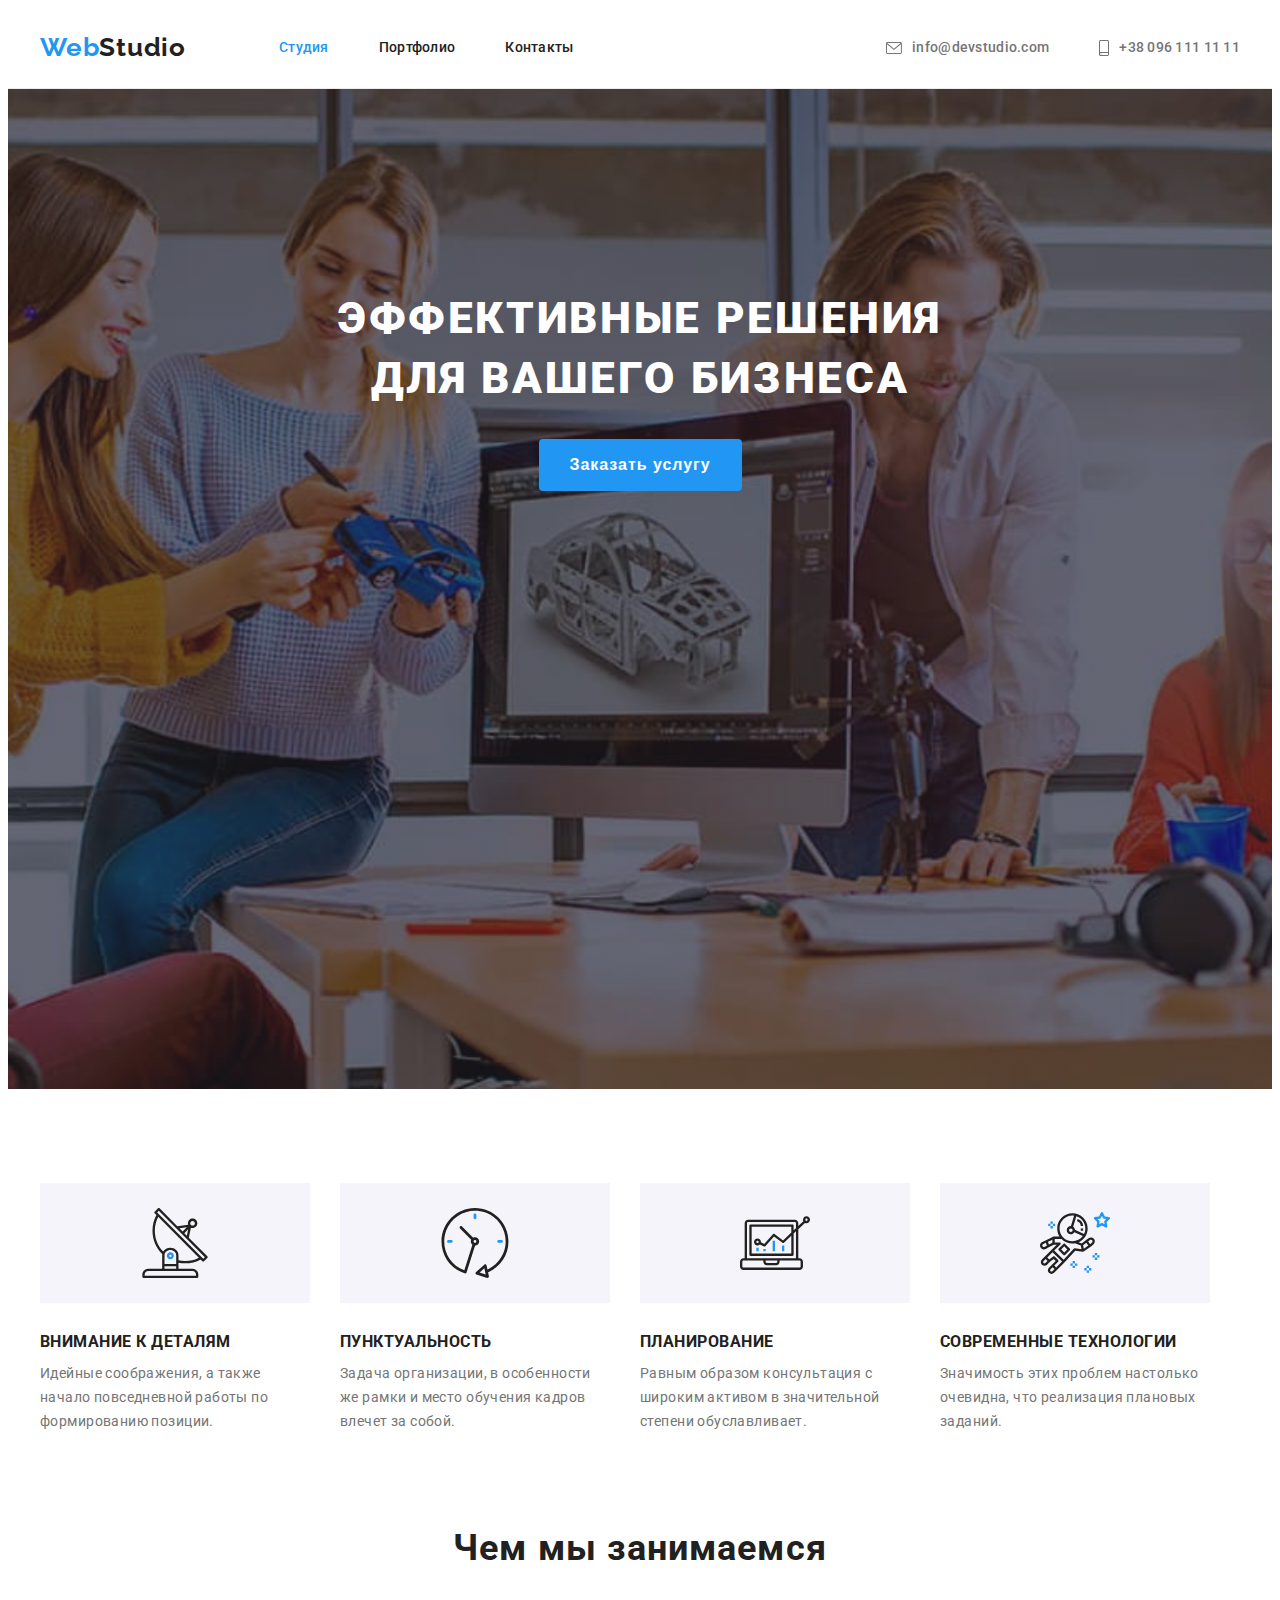
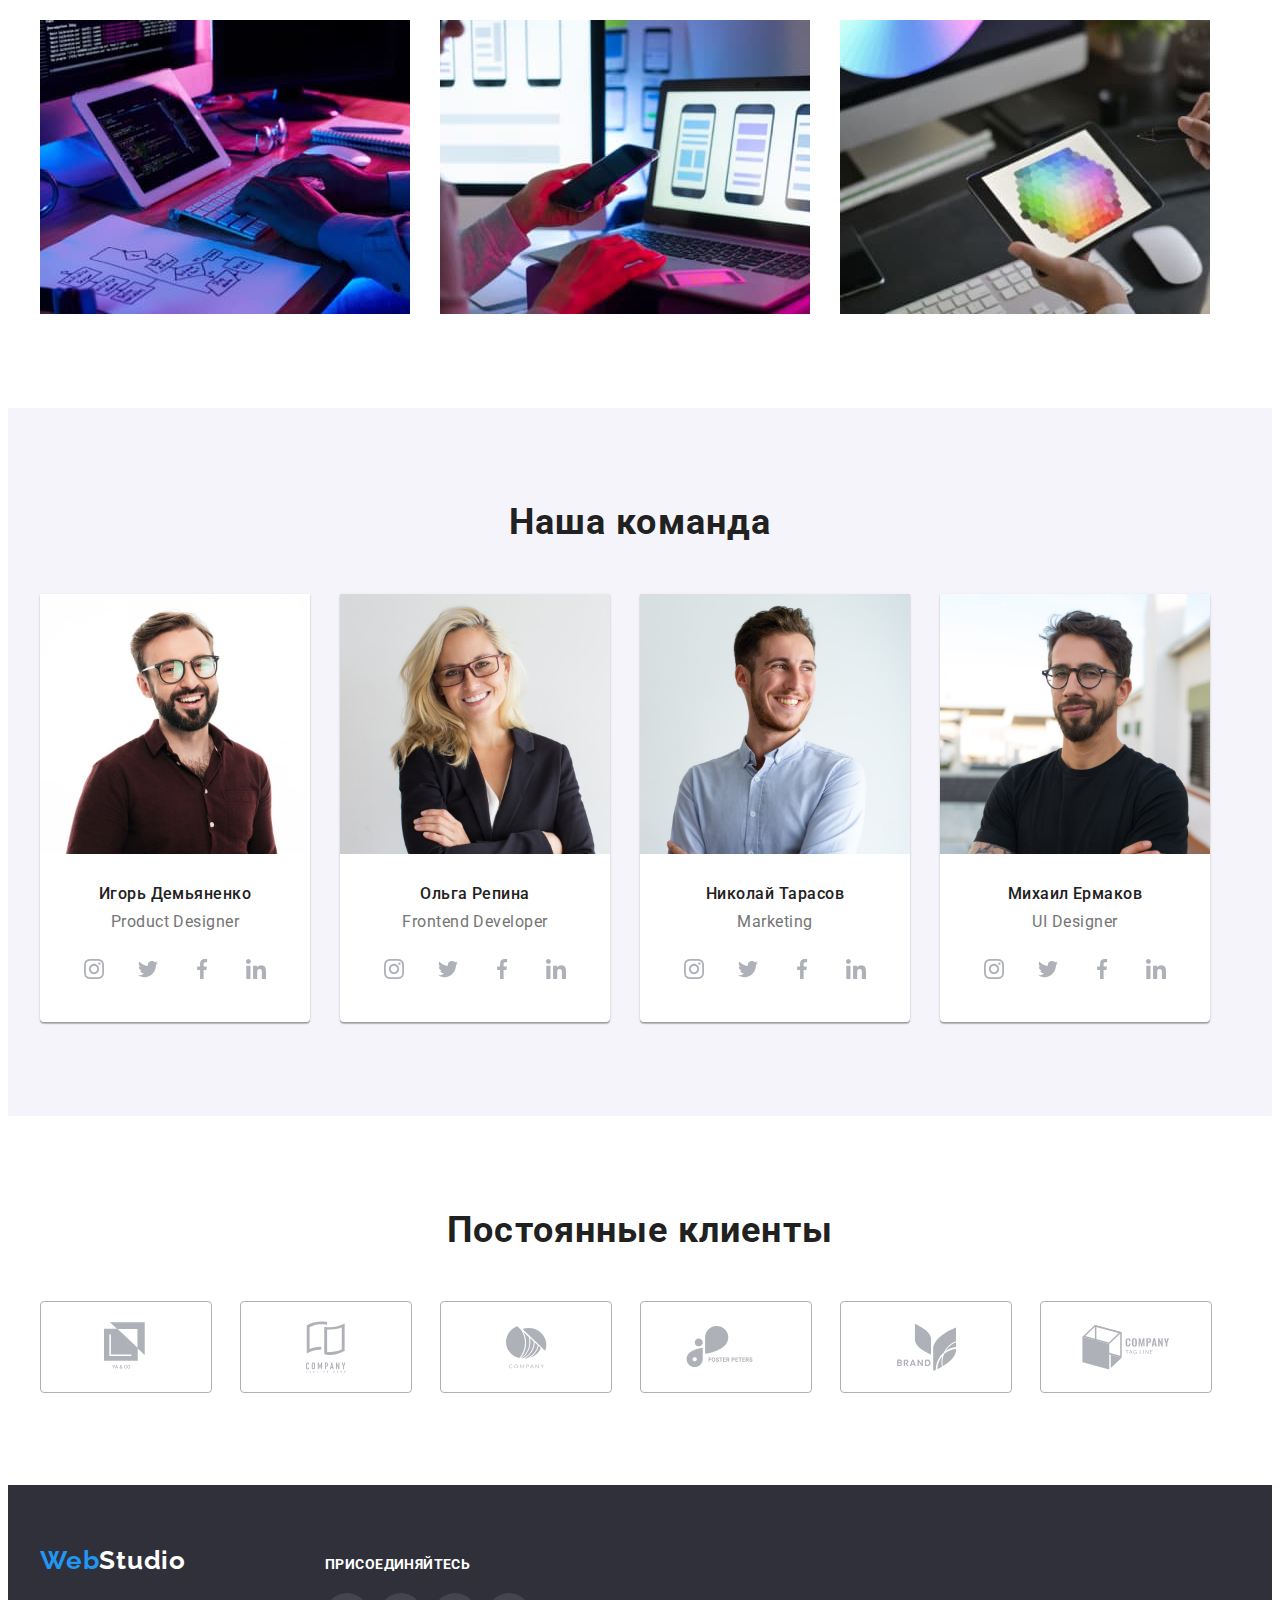
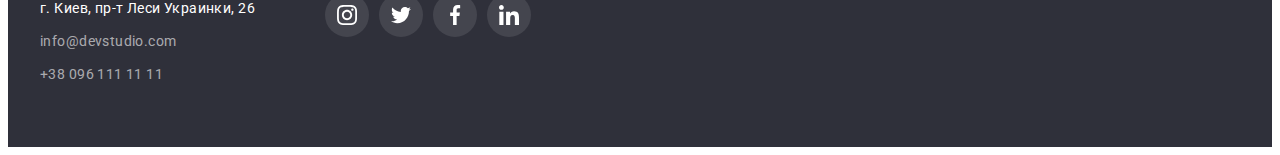
<file: index.html>
<!DOCTYPE html>
<html lang="ru">
<head>
    <meta charset="UTF-8">
    <meta name="viewport" content="width=device-width, initial-scale=1.0">
    <title>Студия</title>
    <link rel="stylesheet" href="https://cdnjs.cloudflare.com/ajax/libs/modern-normalize/1.0.0/modern-normalize.min.css"
    integrity="sha512-ISS7cAi1PEhQ8jnbJpJZMd29NlhNj4AWYyLOSp2CE/CsHxTCu+r+t0D2yoJudVrd0/8fTVPUVDzY5Tvli75u/g=="
    crossorigin="anonymous" />
    <link href="https://fonts.googleapis.com/css2?family=Raleway:wght@700&family=Roboto:wght@400;500;700;900&display=swap" rel="stylesheet">
    <link rel="stylesheet" href="./css/styles.css">
</head>
<body>
    <!-- HEADER -->
    <header class="header">
    <div class="container page-header">
       <nav class="navigation">
        <a href="#" class="logo"> <span class="logo-accent">Web</span>Studio</a>
        <ul class="site-nav list">
            <li class="site-nav-item"> 
                <a href="#" class="link current">Студия</a>
            </li>
            <li class="site-nav-item"> 
                <a href="./portfolio.html" class="link">Портфолио</a>
            </li>
            <li class="site-nav-item"> 
                <a href="#" class="link">Контакты</a>
            </li>
        </ul>
        </nav>
        <ul class="contacts-nav list">
            <li class="contacts-nav-item">
                <a href="mailto:info@devstudio.com" class="contacts-nav-link link">
                    <svg class="icon-mail" width="16px" height="12px">
                        <use href="./imeges/sprite-svg.svg#icon-envelope"></use>
                        </svg>info@devstudio.com</a>
            </li>
            <li class="contacts-nav-item">
                    <a href="tel:+380961111111" class="contacts-nav-link link">
                        <svg class="icon-phone" width="10px" height="16px">
                            <use href="./imeges/sprite-svg.svg#icon-smartphone"></use>
                        </svg>+38 096 111 11 11</a>
            </li>
        </ul>
        </div>
    </header>
<main>
    <!-- HERO -->
        <section class="hero"> 
            <div class="container">
                <h1 class="hero-title">Эффективные решения для вашего бизнеса</h1>
                <button class="buttons primary" type="button" >Заказать услугу</button> 
            </div>
        </section>
    <!-- FEAUTERS -->
        <section class="section-features">
            <div class="container">
                <h2 class="visually-hidden">Особенности</h2>
                <ul class="features list">
                    <li class="features-items list">
                        <div class="features-thumbs">
                                <svg class="features-icon" width="70" height="70">
                                    <use href="./imeges/sprite-svg.svg#icon-antenna"></use>
                                </svg>
                        </div>
                        <h3 class="features-title">Внимание к деталям</h3>
                        <p class="features-text">Идейные соображения, а также начало повседневной работы по формированию позиции.</p>
                    </li>
                    <li class="features-items">
                        <div class="features-thumbs">
                                <svg class="features-icon" width="70" height="70">
                                    <use href="./imeges/sprite-svg.svg#icon-clock-1" ></use>
                                </svg>
                        </div>
                        <h3 class="features-title">Пунктуальность</h3>
                        <p class="features-text">Задача организации, в особенности же рамки и место обучения кадров влечет за собой.</p>
                    </li>
                    <li class="features-items">
                        <div class="features-thumbs">
                                <svg class="features-icon" width="70" height="70">
                                    <use href="./imeges/sprite-svg.svg#icon-diagram"></use>
                                </svg>
                        </div>
                        <h3 class="features-title">Планирование</h3>
                        <p class="features-text">Равным образом консультация с широким активом в значительной степени обуславливает.</p>
                    </li>
                    <li class="features-items">
                        <div class="features-thumbs">
                                <svg class="features-icon" width="70" height="70">
                                    <use href="./imeges/sprite-svg.svg#icon-astronaut"></use>
                                </svg>
                        </div>
                        <h3 class="features-title">Современные технологии</h3>
                        <p class="features-text">Значимость этих проблем настолько очевидна, что реализация плановых заданий.</p>
                    </li>
                </ul>
            </div>
        </section>
    <!-- EXAMPLES -->
        <section class="section-examples">
            <div class="container">
                <h2 class="section-title">Чем мы занимаемся</h2>
                <ul class="examples list">
                    <li class="examples-item">
                        <img class="examples-img" src="./imeges/box1.jpg" alt="box 1" width="370" height="294">
                    </li>
                    <li class="examples-item">
                        <img class="examples-img" src="./imeges/box2.jpg" alt="box 2" width="370" height="294">
                    </li>
                    <li class="examples-item">
                        <img class="examples-img" src="./imeges/box3.jpg" alt="box 31" width="370" height="294">
                    </li>
                </ul>
            </div>
        </section>
    <!-- WOKERS -->
        <section class="section-wokers">
            <div class="container">
                <h2 class="section-title">Наша команда</h2>
                <ul class="team list">
                    <li class="team-item">
                        <img class="team-img" src="./imeges/Product_desinder.jpg" alt="Product_desinder.jpg" width="270" height="260">
                    <div class="card-description">
                        <h3 class="team-title">Игорь Демьяненко</h3>
                        <p class="team-text">Product Designer</p>
                        <ul class="social-tumbs list">
                            <li class="social-items">
                                <a href="#" class="social-link link">
                                <svg class="social-icons" width="20px" height="20px">
                                    <use href="./imeges/sprite-svg.svg#icon-instagram" ></use>
                                </svg>
                            </a>
                            </li>
                            <li class="social-items">
                                <a href="#" class="social-link link">
                                <svg class="social-icons" width="20px" height="20px">
                                    <use href="./imeges/sprite-svg.svg#icon-twitter" ></use>
                                </svg>
                            </a>
                            </li>
                            <li class="social-items">
                                <a href="#" class="social-link link">
                                <svg class="social-icons" width="20px" height="20px">
                                    <use href="./imeges/sprite-svg.svg#icon-facebook" ></use>
                                </svg>
                            </a>
                            </li>
                            <li class="social-items">
                                <a href="#" class="social-link link">
                                <svg class="social-icons" width="20px" height="20px">
                                    <use href="./imeges/sprite-svg.svg#icon-linkedin" ></use>
                                </svg>
                            </a>
                            </li>
                        </ul>
                    </div>
                    <li class="team-item">
                        <img class="team-img" src="./imeges/Frontend_Developer.jpg" alt="Frontend_Developer" width="270" height="260">
                    <div class="card-description">
                        <h3 class="team-title">Ольга Репина</h3>
                        <p class="team-text">Frontend Developer</p>
                        <ul class="social-tumbs list">
                            <li class="social-items">
                                <a href="#" class="social-link link">
                                    <svg class="social-icons" width="20px" height="20px">
                                        <use href="./imeges/sprite-svg.svg#icon-instagram"></use>
                                    </svg>
                                </a>
                            </li>
                            <li class="social-items">
                                <a href="#" class="social-link link">
                                    <svg class="social-icons" width="20px" height="20px">
                                        <use href="./imeges/sprite-svg.svg#icon-twitter"></use>
                                    </svg>
                                </a>
                            </li>
                            <li class="social-items">
                                <a href="#" class="social-link link">
                                    <svg class="social-icons" width="20px" height="20px">
                                        <use href="./imeges/sprite-svg.svg#icon-facebook"></use>
                                    </svg>
                                </a>
                            </li>
                            <li class="social-items">
                                <a href="#" class="social-link link">
                                    <svg class="social-icons" width="20px" height="20px">
                                        <use href="./imeges/sprite-svg.svg#icon-linkedin"></use>
                                    </svg>
                                </a>
                            </li>
                        </ul>
                    </div>
                    </li>
                    <li class="team-item">
                        <img class="team-img" src="./imeges/Marketing.jpg" alt="Marketing.jpg" width="270" height="260">
                    <div class="card-description">
                        <h3 class="team-title">Николай Тарасов</h3>
                        <p class="team-text">Marketing</p>
                        <ul class="social-tumbs list">
                            <li class="social-items">
                                <a href="#" class="social-link link">
                                    <svg class="social-icons" width="20px" height="20px">
                                        <use href="./imeges/sprite-svg.svg#icon-instagram"></use>
                                    </svg>
                                </a>
                            </li>
                            <li class="social-items">
                                <a href="#" class="social-link link">
                                    <svg class="social-icons" width="20px" height="20px">
                                        <use href="./imeges/sprite-svg.svg#icon-twitter"></use>
                                    </svg>
                                </a>
                            </li>
                            <li class="social-items">
                                <a href="#" class="social-link link">
                                    <svg class="social-icons" width="20px" height="20px">
                                        <use href="./imeges/sprite-svg.svg#icon-facebook"></use>
                                    </svg>
                                </a>
                            </li>
                            <li class="social-items">
                                <a href="#" class="social-link link">
                                    <svg class="social-icons" width="20px" height="20px">
                                        <use href="./imeges/sprite-svg.svg#icon-linkedin"></use>
                                    </svg>
                                </a>
                            </li>
                        </ul>
                    </div>
                    </li>
                    <li class="team-item">
                        <img class="team-img" src="./imeges/UI_Designer.jpg" alt="UI_Designer.jpg" width="270" height="260">
                    <div class="card-description">
                        <h3 class="team-title">Михаил Ермаков</h3>
                        <p class="team-text">UI Designer</p>
                        <ul class="social-tumbs list">
                            <li class="social-items">
                                <a href="#" class="social-link link">
                                    <svg class="social-icons" width="20px" height="20px">
                                        <use href="./imeges/sprite-svg.svg#icon-instagram"></use>
                                    </svg>
                                </a>
                            </li>
                            <li class="social-items">
                                <a href="#" class="social-link link">
                                    <svg class="social-icons" width="20px" height="20px">
                                        <use href="./imeges/sprite-svg.svg#icon-twitter"></use>
                                    </svg>
                                </a>
                            </li>
                            <li class="social-items">
                                <a href="#" class="social-link link">
                                    <svg class="social-icons" width="20px" height="20px">
                                        <use href="./imeges/sprite-svg.svg#icon-facebook"></use>
                                    </svg>
                                </a>
                            </li>
                            <li class="social-items">
                                <a href="#" class="social-link link">
                                    <svg class="social-icons" width="20px" height="20px">
                                        <use href="./imeges/sprite-svg.svg#icon-linkedin"></use>
                                    </svg>
                                </a>
                            </li>
                        </ul>
                    </div>
                    </li>
                </ul>
                    </div>
        </section>
 <!-- OUR CLIENTS -->
        <section class="clients">
            <div class="container">
            <h2 class="section-title">Постоянные клиенты</h2>
                <ul class="clients-list list">
                    <li class="clients-tumbs">
                    <a href="#" class="clients-link link">
                       <svg class="client-items" width="45px" height="50px">
                        <use href="./imeges/sprite-svg.svg#icon-ya-co"></use>
                       </svg> 
                    </a>
                </li>
                    <li class="clients-tumbs">
                    <a href="#" class="clients-link link">
                    <svg class="client-items" width="40px" height="52px">
                        <use href="./imeges/sprite-svg.svg#icon-tag-line-here"></use>
                    </svg>
                    </a>
                </li>
                    <li class="clients-tumbs">
                    <a href="#" class="clients-link link">
                    <svg class="client-items" width="41px" height="43px">
                        <use href="./imeges/sprite-svg.svg#icon-company"></use>
                    </svg>
                    </a>
                </li>
                    <li class="clients-tumbs">
                    <a href="#" class="clients-link link">
                    <svg class="client-items" width="80px" height="42px">
                        <use href="./imeges/sprite-svg.svg#icon-foster"></use>
                    </svg>
                    </a>
                </li>
                    <li class="clients-tumbs">
                    <a href="#" class="clients-link link">
                    <svg class="client-items" width="59px" height="47px">
                        <use href="./imeges/sprite-svg.svg#icon-brand" ></use>
                    </svg>
                    </a>
                </li>
                    <li class="clients-tumbs">
                    <a href="#" class="clients-link link">
                        <svg class="client-items" width="88px" height="45px">
                            <use href="./imeges/sprite-svg.svg#icon-tag-line" ></use>
                        </svg>
                    </a>
                </li>
                </ul>

            </div>
        </section>
</main>
    <!-- FOOTER -->
    <footer class="contacts-footer">
    <div class="container footer">
        <div class="adress-footer">
            <a href="#" class="logo-footer"><span class="logo-accent">Web</span>Studio</a>
            <address>
                <ul class="adress list">
                    <li class="adress-item">
                        <a href="https://goo.gl/maps/YhiBnoZrhkPJPNng6" target="blank" class="adress-map">г. Киев, пр-т Леси Украинки, 26</a>
                    </li>
                    <li class="adress-item">
                        <a href="mailto:info@devstudio.com" class="adress-link">info@devstudio.com</a>
                    </li>
                    <li class="adress-item">
                        <a href="tel:+380961111111" class="adress-link">+38 096 111 11 11</a>
                    </li>
                </ul>
            </address>
        </div>
        <div class="social-footer">
            <p class="social-text">присоединяйтесь</p>
            <ul class="social-footer-tumbs list">
                <li class="social-footer-items">
                    <a href="#" class="social-footer-link link">
                        <svg class="social-footer-icons" width="20px" height="20px">
                            <use href="./imeges/sprite-svg.svg#icon-instagram"></use>
                        </svg>
                    </a>
                </li>
                <li class="social-footer-items">
                    <a href="#" class="social-footer-link link">
                        <svg class="social-footer-icons" width="20px" height="20px">
                            <use href="./imeges/sprite-svg.svg#icon-twitter" ></use>
                        </svg>
                    </a>
                </li>
                <li class="social-footer-items">
                    <a href="#" class="social-footer-link link">
                        <svg class="social-footer-icons" width="20px" height="20px">
                            <use href="./imeges/sprite-svg.svg#icon-facebook" ></use>
                        </svg>
                    </a>
                </li>
                <li class="social-footer-items">
                    <a href="#" class="social-footer-link link">
                        <svg class="social-footer-icons" width="20px" height="20px">
                            <use href="./imeges/sprite-svg.svg#icon-linkedin" ></use>
                        </svg>
                    </a>
                </li>
            </ul>
        </div>
    </div>
    </footer>
</body>
</html>
</file>
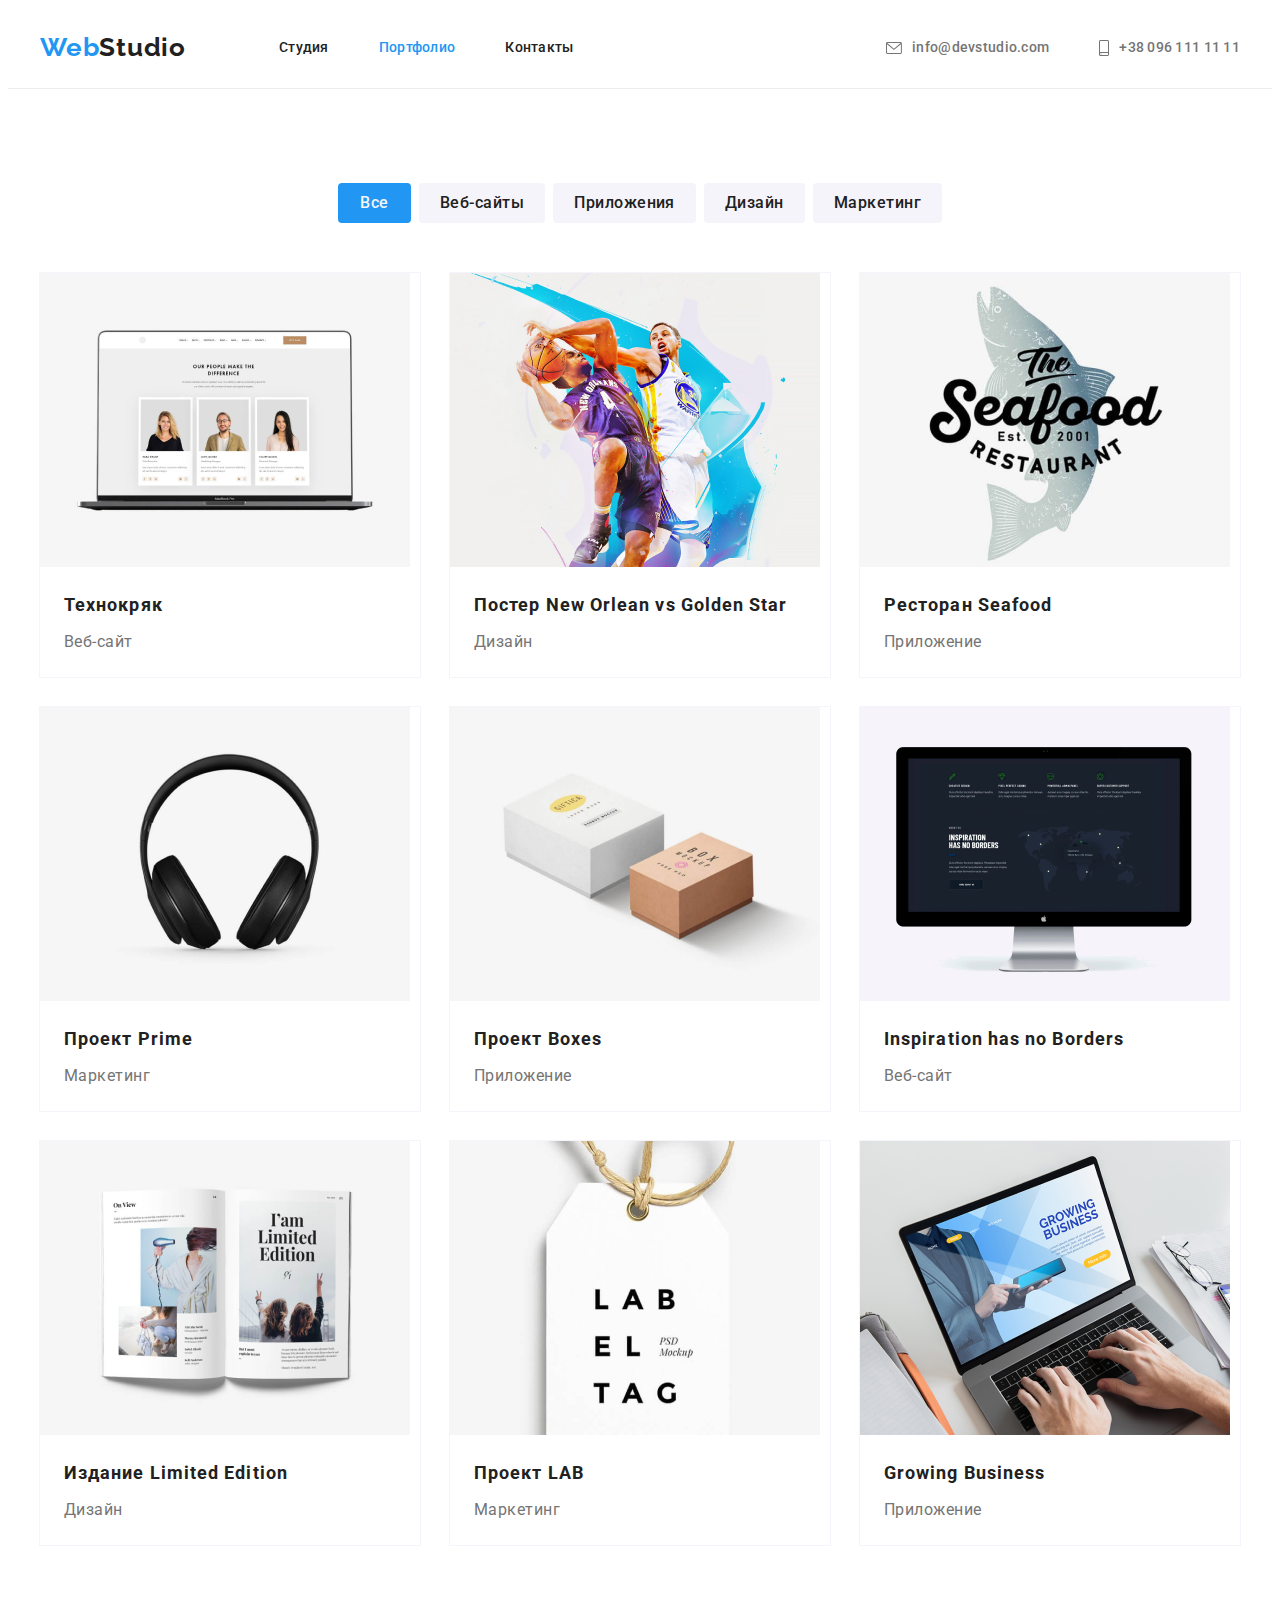
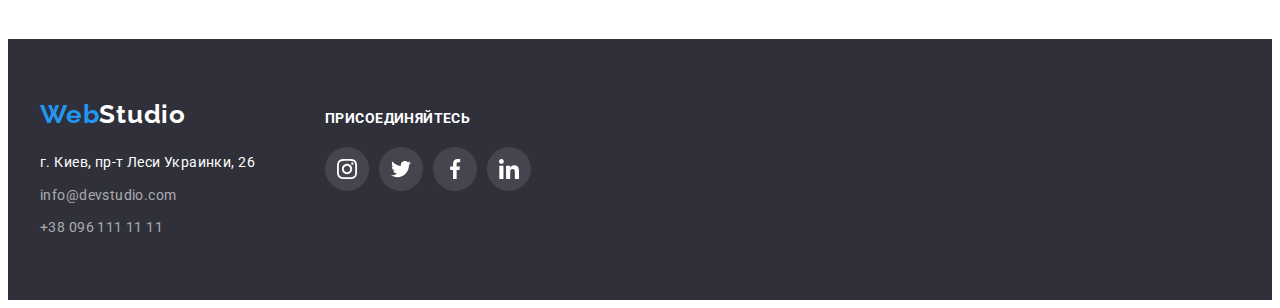
<file: portfolio.html>
<!DOCTYPE html>
<html lang="ru">
<head>
    <meta charset="UTF-8">
    <meta name="viewport" content="width=device-width, initial-scale=1.0">
    <title>Портфолио</title>
    <link rel="stylesheet" href="https://cdnjs.cloudflare.com/ajax/libs/modern-normalize/1.0.0/modern-normalize.min.css"
        integrity="sha512-ISS7cAi1PEhQ8jnbJpJZMd29NlhNj4AWYyLOSp2CE/CsHxTCu+r+t0D2yoJudVrd0/8fTVPUVDzY5Tvli75u/g=="
        crossorigin="anonymous" />
    <link href="https://fonts.googleapis.com/css2?family=Raleway:wght@700&family=Roboto:wght@400;500;700;900&display=swap" rel="stylesheet">
    <link rel="stylesheet" href="./css/styles.css">
</head>
<body>
    <!-- HEADER -->
    <header class="header">
        <div class="container page-header">
            <nav class="navigation">
                <a href="#" class="logo"> <span class="logo-accent">Web</span>Studio</a>
                <ul class="site-nav list">
                    <li class="site-nav-item">
                        <a href="index.html" class="link ">Студия</a>
                    </li>
                    <li class="site-nav-item">
                        <a href="./portfolio.html" class="link current">Портфолио</a>
                    </li>
                    <li class="site-nav-item">
                        <a href="#" class="link">Контакты</a>
                    </li>
                </ul>
            </nav>
        <ul class="contacts-nav list">
            <li class="contacts-nav-item">
                <a href="mailto:info@devstudio.com" class="contacts-nav-link link">
                    <svg class="icon-mail" width="16px" height="12px">
                        <use href="./imeges/sprite-svg.svg#icon-envelope"></use>
                    </svg>info@devstudio.com</a>
            </li>
            <li class="contacts-nav-item">
                <a href="tel:+380961111111" class="contacts-nav-link link">
                    <svg class="icon-phone" width="10px" height="16px">
                        <use href="./imeges/sprite-svg.svg#icon-smartphone"></use>
                    </svg>+38 096 111 11 11</a>
            </li>
        </ul>
        </div>
    </header>
    <main>
    <!-- PORTFOLIO -->
        <section class="section-portfolio">
        <div class="container">
            <h1 class="visually-hidden">Портфолио</h1>
            <!--filters-->
            <ul class="section-filters list">
                <li class="filters-items">
                    <button type="button" class="buttons-filters filter-all">Все</button>
                </li>
                <li class="filters-items">
                    <button type="button" class="buttons-filters">Веб-сайты</button>
                </li>
                <li class="filters-items">
                    <button type="button" class="buttons-filters">Приложения</button>
                </li>
                <li class="filters-items">
                    <button type="button" class="buttons-filters">Дизайн</button>
                </li>
                <li class="filters-items">
                    <button type="button" class="buttons-filters">Маркетинг</button>
                </li>
            </ul>
            <!--Projects-->
           <ul class="projects list">
               <li class="projects-items">
                <a href="#" class="link">
                   <img class="projects-img" src="./imeges/projects/tehnocrack.png" alt="монитор ноутбука с открытым веб-сайтом" width="370" height="294">
                    <div class="card-title">
                        <h2 class="project-title">Технокряк</h2>
                        <p class="projects-text">Веб-сайт</p>
                    </div>
               </a>
              </li>
               <li class="projects-items">
                <a href="#" class="link">
                   <img class="projects-img" src="./imeges/projects/poster.png" alt="постер с баскетболистами" width="370" height="294">
                    <div class="card-title">
                        <h2 class="project-title">Постер New Orlean vs Golden Star</h2>
                        <p class="projects-text">Дизайн</p>
                    </div>
                </a>
               </li>
               <li class="projects-items">
                <a href="#" class="link">
                    <img class="projects-img" src="./imeges/projects/seafood.png" alt="рыба с надписью Seafood ресторан" width="370" height="294">
                <div class="card-title">
                    <h2 class="project-title">Ресторан Seafood</h2>
                    <p class="projects-text">Приложение</p>
                </div>
                </a>
               </li>
               <li class="projects-items">
                <a href="#" class="link">
                    <img class="projects-img" src="./imeges/projects/prime.png" alt="наушники" width="370" height="294">
                    <div class="card-title">
                        <h2 class="project-title">Проект Prime</h2>
                        <p class="projects-text">Маркетинг</p>
                    </div>
                </a>
                </li>
               <li class="projects-items">
                <a href="#" class="link">
                    <img class="projects-img" src="./imeges/projects/boxes.png" alt="оранжевая и белая коробки с надписями" width="370" height="294">
                <div class="card-title">
                    <h2 class="project-title">Проект Boxes</h2>
                   <p class="projects-text">Приложение</p>
                </div>
                </a>
                </li>
               <li class="projects-items">
                <a href="#" class="link">
                    <img class="projects-img" src="./imeges/projects/no-borders.png" alt="монитор компьютера с открытым веб-сайтом" width="370" height="294">
                    <div class="card-title">
                        <h2 class="project-title">Inspiration has no Borders</h2>
                        <p class="projects-text">Веб-сайт</p>
                    </div>
                </a>
                </li>
               <li class="projects-items">
                <a href="#" class="link">
                    <img class="projects-img" src="./imeges/projects/limited.png" alt="раскрытый журнал" width="370" height="294">
                    <div class="card-title">
                        <h2 class="project-title">Издание Limited Edition</h2>
                        <p class="projects-text">Дизайн</p>
                    </div>
                </a>
                </li>
               <li class="projects-items">
                <a href="#" class="link">
                    <img class="projects-img" src="./imeges/projects/lab.png" alt="бирка от одежды" width="370" height="294">
                    <div class="card-title">
                        <h2 class="project-title">Проект LAB</h2>
                        <p class="projects-text">Маркетинг</p>
                    </div>
                </a>
               </li>
               <li class="projects-items">
                <a href="#" class="link">
                    <img class="projects-img" src="./imeges/projects/business.png" alt="руки мужчины на клавиатуре ноутбука" width="370" height="294">
                    <div class="card-title">
                        <h2 class="project-title">Growing Business</h2>
                        <p class="projects-text">Приложение</p>
                    </div>
                </a>
                </li>
           </ul>

        </div>
        </section>
    </main>
<!-- FOOTER -->
    <footer class="contacts-footer">
        <div class="container footer">
            <div class="adress-footer">
                <a href="#" class="logo-footer"><span class="logo-accent">Web</span>Studio</a>
                <address>
                    <ul class="adress list">
                        <li class="adress-item">
                            <a href="https://goo.gl/maps/YhiBnoZrhkPJPNng6" target="blank" class="adress-map">г. Киев, пр-т
                                Леси Украинки, 26</a>
                        </li>
                        <li class="adress-item">
                            <a href="mailto:info@devstudio.com" class="adress-link">info@devstudio.com</a>
                        </li>
                        <li class="adress-item">
                            <a href="tel:+380961111111" class="adress-link">+38 096 111 11 11</a>
                        </li>
                    </ul>
                </address>
            </div>
        <div class="social-footer">
            <p class="social-text">присоединяйтесь</p>
            <ul class="social-footer-tumbs list">
                <li class="social-footer-items">
                    <a href="#" class="social-footer-link link">
                        <svg class="social-footer-icons" width="20px" height="20px">
                            <use href="./imeges/sprite-svg.svg#icon-instagram"></use>
                        </svg>
                    </a>
                </li>
                <li class="social-footer-items">
                    <a href="#" class="social-footer-link link">
                        <svg class="social-footer-icons" width="20px" height="20px">
                            <use href="./imeges/sprite-svg.svg#icon-twitter"></use>
                        </svg>
                    </a>
                </li>
                <li class="social-footer-items">
                    <a href="#" class="social-footer-link link">
                        <svg class="social-footer-icons" width="20px" height="20px">
                            <use href="./imeges/sprite-svg.svg#icon-facebook"></use>
                        </svg>
                    </a>
                </li>
                <li class="social-footer-items">
                    <a href="#" class="social-footer-link link">
                        <svg class="social-footer-icons" width="20px" height="20px">
                            <use href="./imeges/sprite-svg.svg#icon-linkedin"></use>
                        </svg>
                    </a>
                </li>
            </ul>
        </div>
        </div>
    </footer>
</body>
</html>
</file>
<file: css/styles.css>
:root {
  --main-font: "Roboto", sans-serif;
  --logo-font: "Raleway", sans-serif;
  --primary-text-color: #212121;
  --title-text-color: #757575;
  --accent-color: #2196f3;
  --main-bg-color: #eeeeee;
  --background-color: #ffffff;
  --main-lite-color: rgba(255, 255, 255, 0.6);
  --footer-bg-color: #2f303a;
  --main-bg-color: #f5f4fa;
  --icon-color: #afb1b8;
}
body {
  font-family: var(--main-font);
  font-weight: 400;
  font-size: 14px;

  background-color: var(--background-color);
  color: var(--primary-text-color);
}

/* ==== COMPONENTS ==== */

.list {
  padding: 0px;
  margin: 0px;
  list-style: none;
}

.link {
  text-decoration: none;
}

h1,
h2,
h3,
h4,
p {
  margin: 0px;
}

img {
  display: block;
}

.container {
  width: 1200px;
  margin: 0 auto;
  padding: 0 15px;
}

.buttons.primary {
  padding: 10px 30px;
  min-width: 200px;
  text-align: center;
  border: 1px solid transparent;
  border-radius: 4px;

  font-weight: 700;
  font-size: 16px;
  line-height: 1.87;
  letter-spacing: 0.06em;
  cursor: pointer;

  background-color: var(--accent-color);
  color: var(--background-color);
}

.buttons-filters {
  margin: 0px;
  padding: 6px 20px;
  min-width: 73px;

  text-align: center;
  border: 1px solid transparent;
  border-radius: 4px;

  font-weight: 500;
  font-size: 16px;
  line-height: 1.62;
  letter-spacing: 0.03em;
  cursor: pointer;

  background-color: var(--main-bg-color);
  color: var(--primary-text-color);

  font-family: inherit;
}

.buttons-filters:hover,
.buttons-filters:focus {
  background-color: var(--accent-color);
  color: var(--main-bg-color);
  box-shadow: 0px 3px 1px rgba(0, 0, 0, 0.1), 0px 1px 2px rgba(0, 0, 0, 0.08),
    0px 2px 2px rgba(0, 0, 0, 0.12);
}

.filters-items .filter-all {
  background-color: var(--accent-color);
  color: var(--main-bg-color);
}

.filters-items .filter-all:first-child:hover,
.filters-items .filter-all:first-child:focus {
  background-color: var(--main-bg-color);
  color: var(--primary-text-color);
}

.section-title {
  margin-bottom: 50px;
  text-align: center;

  font-weight: 700;
  font-size: 36px;
  line-height: 1.16;
  letter-spacing: 0.03em;
}

.visually-hidden {
  position: absolute;
  width: 1px;
  height: 1px;
  margin: -1px;
  padding: 0;
  overflow: hidden;
  border: 0;
  clip: rect(0 0 0 0);
}

/* ==== END COMPONENTS ==== */

/* ==== HEADER ==== */

.header {
  border-bottom: 1px solid #ececec;
}

.page-header {
  display: flex;
  align-items: center;
}

.navigation {
  display: flex;
  align-items: center;
}

/* logo */

.logo {
  display: block;
  padding-top: 24px;
  padding-bottom: 24px;
  margin-right: 93px;

  font-family: Raleway, sans-serif;
  font-weight: 700;
  font-size: 26px;
  line-height: 1.19;
  letter-spacing: 0.03em;
  text-decoration: none;
  cursor: pointer;

  color: var(--primary-text-color);
}
.logo-accent {
  font-family: Raleway, sans-serif;
  font-weight: 700;
  font-size: 26px;
  line-height: 1.23;
  letter-spacing: 0.03em;

  color: var(--accent-color);
}
/* site-nav */

.site-nav {
  display: flex;
}

.site-nav-item:not(:last-child) {
  margin-right: 50px;
}

.site-nav .link {
  display: block;
  padding-top: 32px;
  padding-bottom: 32px;

  font-weight: 500;
  line-height: 1.14;
  letter-spacing: 0.02em;
  text-decoration: none;

  color: var(--primary-text-color);
}

.site-nav .link.current {
  color: var(--accent-color);
}

/* contacts-nav */

.contacts-nav {
  display: flex;
  align-items: center;
  margin-left: auto;
}

.contacts-nav-link {
  padding-top: 32px;
  padding-bottom: 32px;
  display: flex;
  justify-content: center;
  align-items: center;

  font-weight: 500;
  line-height: 1.14;
  letter-spacing: 0.02em;

  color: var(--title-text-color);
}

.icon-mail {
  display: block;
  margin-right: 10px;
  fill: currentColor;
}

.icon-phone {
  display: block;
  margin-right: 10px;
  fill: currentColor;
}

.contacts-nav-item:not(:last-child) {
  margin-right: 50px;
}

.contacts-nav-link:hover,
.contacts-nav-link:focus,
.site-nav .link:hover,
.site-nav .link:focus {
  color: var(--accent-color);
  fill: var(--accent-color);
}

/* ==== END HEADER ==== */

/* ==== HERO ==== */

.hero {
  padding-top: 200px;
  padding-bottom: 200px;
  text-align: center;
  max-width: 1600px;
  height: 600px;
  margin: 0 auto;
  background-image: linear-gradient(
      rgba(47, 48, 58, 0.4),
      rgba(47, 48, 58, 0.4)
    ),
    url(../imeges/background-img.jpg);
  background-repeat: no-repeat;
  background-position: center;
  background-size: cover;

  background-color: #c4c4c4;
}

.hero-title {
  margin-left: auto;
  margin-right: auto;
  margin-bottom: 30px;
  max-width: 696px;

  font-weight: 900;
  font-size: 44px;
  line-height: 1.36;
  letter-spacing: 0.06em;
  text-transform: uppercase;

  color: var(--background-color);
}

/* ==== END HERO ==== */

/* ==== ABOUT ==== */

/* features */

.section-features {
  padding-top: 94px;
  padding-bottom: 94px;
}

.features {
  display: flex;
  min-height: 251px;
}

.features-thumbs {
  margin-bottom: 30px;

  width: 270px;
  height: 120px;
  background-color: var(--main-bg-color);
}

.features-thumbs {
  display: flex;
  justify-content: center;
  align-items: center;
}

.features-items {
  width: 270px;
  height: 101px;
}
.features-items:not(:last-child) {
  margin-right: 30px;
}

.features-title {
  margin-bottom: 10px;

  font-weight: 700;
  line-height: 1.14;
  letter-spacing: 0.03em;
  text-transform: uppercase;
}
.features-text {
  line-height: 1.71;
  letter-spacing: 0.03em;

  color: var(--title-text-color);
}

/* ==== EXAMPLES ==== */

.section-examples {
  padding-bottom: 94px;
}

.examples {
  display: flex;
}

.examples-item:not(:last-child) {
  margin-right: 30px;
}

/* ==== END EXAMPLES ==== */

/* team */

.section-wokers {
  padding-top: 94px;
  padding-bottom: 94px;

  background-color: var(--main-bg-color);
}

.team {
  display: flex;
}

.team-item {
  border-radius: 0px 0px 4px 4px;
  background-color: var(--background-color);
  width: 270px;
  height: 428px;
  box-shadow: 0px 1px 3px rgba(0, 0, 0, 0.12), 0px 1px 1px rgba(0, 0, 0, 0.14),
    0px 2px 1px rgba(0, 0, 0, 0.2);
}

.team-item:not(:last-child) {
  margin-right: 30px;
}

.card-description {
  padding-top: 30px;
  padding-left: 32px;
  padding-right: 32px;
  padding-bottom: 30px;
}

.team-title {
  margin-bottom: 10px;

  font-weight: 500;
  font-size: 16px;
  line-height: 1.187;
  letter-spacing: 0.03em;
  text-align: center;
}
.team-text {
  margin-bottom: 16px;

  font-size: 16px;
  line-height: 1.187;
  letter-spacing: 0.03em;
  text-align: center;

  color: var(--title-text-color);
}
.team-img {
  display: block;
}

.social-tumbs {
  display: flex;
  justify-content: space-between;
}

.social-link {
  display: flex;
  justify-content: center;
  align-items: center;
  color: var(--icon-color);

  width: 100%;
  height: 100%;
  border-radius: 50%;
}

.social-icons {
  fill: currentColor;
}

.social-items {
  width: 44px;
  height: 44px;
}

.social-link:hover .social-icons,
.social-link:focus .social-icons,
.social-link:hover,
.social-link:focus {
  background-color: var(--accent-color);
  fill: var(--background-color);
}

/* ==== END TEAM ==== */

/* ==== OUR CLIENTS ==== */

.clients {
  padding-top: 94px;
  padding-bottom: 94px;
}

.clients-list {
  display: flex;
}

.clients-link {
  display: flex;
  justify-content: center;
  align-items: center;

  width: 100%;
  height: 100%;
  border: 1px solid var(--icon-color);
  border-radius: 4px;
  color: var(--icon-color);
}

.client-items {
  fill: currentColor;
}

.clients-tumbs {
  width: 170px;
  height: 90px;
}

.clients-tumbs:not(:last-child) {
  margin-right: 30px;
}

.clients-link:hover,
.clients-link:focus,
.clients-link:hover .client-items,
.clients-link:focus .client-items {
  fill: var(--accent-color);
  border-color: var(--accent-color);
}
/* ==== END OUR CLIENTS ==== */

/* ==== FOOTER ==== */

/* footer*/

.container.footer {
  display: flex;
  align-items: baseline;
}

.contacts-footer {
  padding-top: 60px;
  padding-bottom: 60px;

  background-color: var(--footer-bg-color);
}

.logo-footer {
  display: block;
  margin-bottom: 20px;

  font-weight: 700;
  font-size: 26px;
  line-height: 1.19;
  letter-spacing: 0.03em;

  color: var(--background-color);
  font-family: Raleway, sans-serif;
}

.adress-item:not(:last-child) {
  margin-bottom: 9px;
}

.adress .adress-map {
  line-height: 1.71;
  letter-spacing: 0.03em;

  color: var(--background-color);
  font-style: normal;
}
.adress .adress-link {
  line-height: 1.71;
  letter-spacing: 0.03em;

  color: var(--main-lite-color);
  font-style: normal;
}

.adress-map,
.adress-link,
.logo-footer {
  text-decoration: none;
}

.social-text {
  margin-bottom: 20px;

  font-weight: 700;
  font-size: 14px;
  line-height: 1.14;
  letter-spacing: 0.03em;
  text-transform: uppercase;
  color: var(--background-color);
}

.adress-footer:not(:last-child) {
  margin-right: 70px;
}

.social-footer-tumbs {
  display: flex;
  align-items: center;
}
.social-footer {
  min-width: 206px;
  height: 80px;
}

.social-footer-tumbs {
  display: flex;
  justify-content: space-between;
}

.social-footer-link {
  display: flex;
  justify-content: center;
  align-items: center;

  width: 100%;
  height: 100%;

  background-color: rgba(255, 255, 255, 0.1);
  border-radius: 50%;
  color: var(--background-color);
}

.social-footer-items {
  width: 44px;
  height: 44px;
}

.social-footer-icons {
  fill: currentColor;
}

.social-footer-items:not(:last-child) {
  margin-right: 10px;
}

.social-footer-link:hover,
.social-footer-link:focus {
  background-color: var(--accent-color);
}

/* ==== END FOOTER ==== */

/* ==== PORTFOLIO ==== */

.section-portfolio {
  padding-top: 94px;
  padding-bottom: 94px;
}

/* ====  FILTERS ==== */

.section-filters {
  display: flex;
  justify-content: center;
  margin-bottom: 50px;
}
.filters-items:not(:last-child) {
  margin-right: 8px;
}
/* ====  END FILTERS ==== */

/* ==== PROJECTS ==== */

.projects {
  display: flex;
  flex-wrap: wrap;
}

.projects-items {
  width: calc((100% - 60px) / 3);
  outline: 1px solid var(--main-bg-color);
}

.projects-items:hover {
  box-shadow: 0px 1px 1px rgba(0, 0, 0, 0.12), 0px 4px 4px rgba(0, 0, 0, 0.06),
    1px 4px 6px rgba(0, 0, 0, 0.16);
}
.projects-items:not(:nth-child(3n)) {
  margin-right: 30px;
}

.projects-items:not(:nth-last-child(-n + 3)) {
  margin-bottom: 30px;
}

.card-title {
  padding: 20px 24px;

  background-color: var(--background-color);
}

.projects .link {
  display: block;
  text-decoration: none;
}
.project-title {
  margin-bottom: 4px;

  font-weight: 700;
  font-size: 18px;
  line-height: 2;
  letter-spacing: 0.06em;

  color: var(--primary-text-color);
}
.projects-text {
  font-size: 16px;
  line-height: 1.87;
  letter-spacing: 0.03em;

  color: var(--title-text-color);
}
/* ==== END PROJECTS ==== */
</file>
